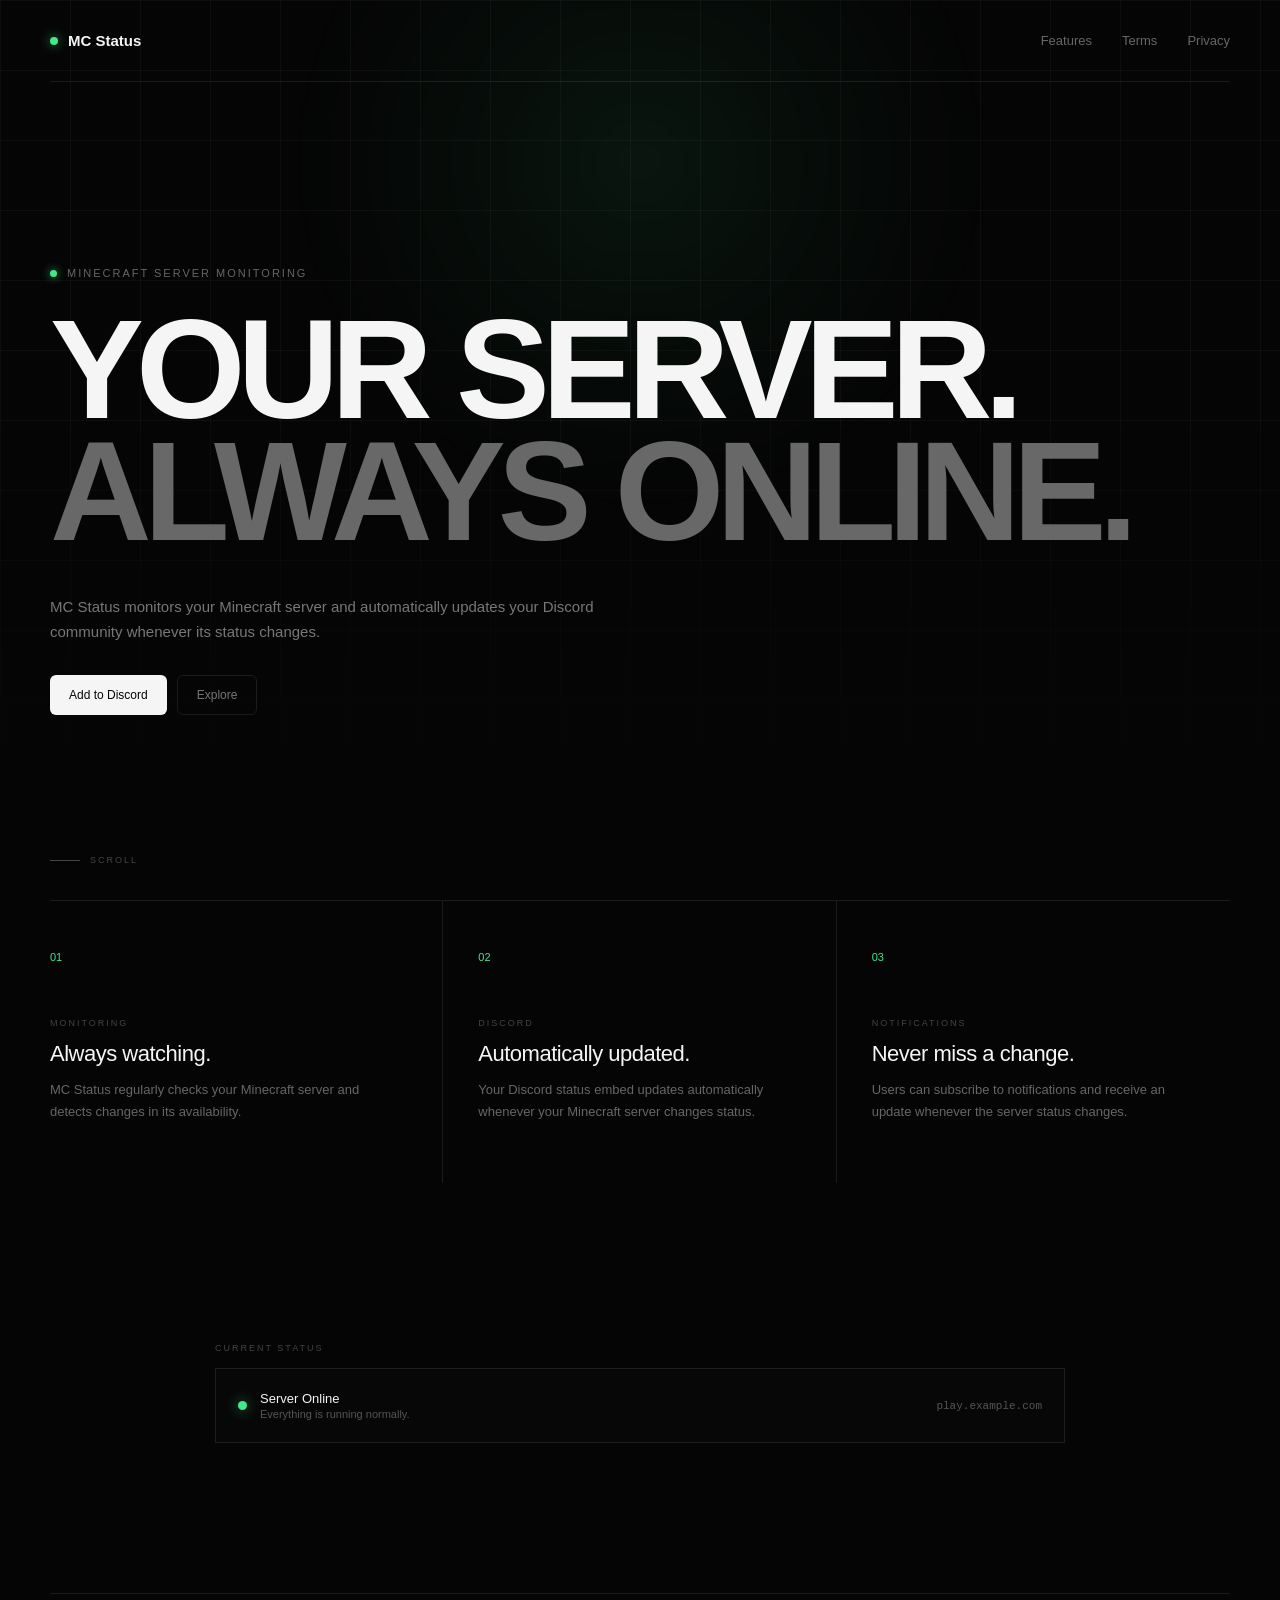
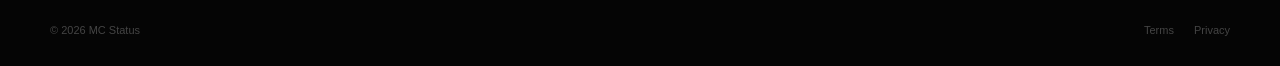
<file: index.html>
<!DOCTYPE html>
<html lang="en">
<head>
    <meta charset="UTF-8">
    <meta name="viewport" content="width=device-width, initial-scale=1.0">

    <title>MC Status</title>
    <meta
        name="description"
        content="MC Status monitors your Minecraft server and keeps your Discord community informed."
    >

    <link rel="stylesheet" href="style.css">
</head>

<body>

    <!-- Background -->
    <div class="grid"></div>
    <div class="glow"></div>


    <!-- Navigation -->
    <header class="navbar">

        <a href="index.html" class="logo">
            <span class="logo-dot"></span>
            MC Status
        </a>

        <nav>
            <a href="#features">Features</a>
            <a href="terms.html">Terms</a>
            <a href="privacy.html">Privacy</a>
        </nav>

    </header>


    <!-- HERO -->
    <main>

        <section class="hero">

            <div class="eyebrow">
                <span class="online-dot"></span>
                MINECRAFT SERVER MONITORING
            </div>


            <h1>
                YOUR SERVER.<br>
                <span>ALWAYS ONLINE.</span>
            </h1>


            <p class="hero-text">
                MC Status monitors your Minecraft server and automatically
                updates your Discord community whenever its status changes.
            </p>


            <div class="buttons">

                <a
                    href="https://discord.com/oauth2/authorize?client_id=1541809885518233616&permissions=0&scope=bot%20applications.commands"
                    target="_blank"
                    class="button button-primary"
                >
                    Add to Discord
                </a>

                <a href="#features" class="button button-secondary">
                    Explore
                </a>

            </div>


            <div class="scroll">
                <span></span>
                SCROLL
            </div>

        </section>


        <!-- FEATURES -->
        <section class="features" id="features">

            <div class="feature">

                <div class="feature-number">01</div>

                <div class="feature-content">

                    <div class="feature-label">
                        MONITORING
                    </div>

                    <h2>
                        Always watching.
                    </h2>

                    <p>
                        MC Status regularly checks your Minecraft server
                        and detects changes in its availability.
                    </p>

                </div>

            </div>


            <div class="feature">

                <div class="feature-number">02</div>

                <div class="feature-content">

                    <div class="feature-label">
                        DISCORD
                    </div>

                    <h2>
                        Automatically updated.
                    </h2>

                    <p>
                        Your Discord status embed updates automatically
                        whenever your Minecraft server changes status.
                    </p>

                </div>

            </div>


            <div class="feature">

                <div class="feature-number">03</div>

                <div class="feature-content">

                    <div class="feature-label">
                        NOTIFICATIONS
                    </div>

                    <h2>
                        Never miss a change.
                    </h2>

                    <p>
                        Users can subscribe to notifications and receive
                        an update whenever the server status changes.
                    </p>

                </div>

            </div>

        </section>


        <!-- STATUS -->
        <section class="status-section">

            <div class="status-heading">
                CURRENT STATUS
            </div>


            <div class="status-card">

                <div class="status-left">

                    <span class="large-status-dot"></span>

                    <div>
                        <div class="status-title">
                            Server Online
                        </div>

                        <div class="status-subtitle">
                            Everything is running normally.
                        </div>
                    </div>

                </div>


                <div class="server-ip">
                    play.example.com
                </div>

            </div>

        </section>

    </main>


    <!-- FOOTER -->
    <footer>

        <div>
            © 2026 MC Status
        </div>

        <div class="footer-links">
            <a href="terms.html">Terms</a>
            <a href="privacy.html">Privacy</a>
        </div>

    </footer>

</body>
</html>
</file>
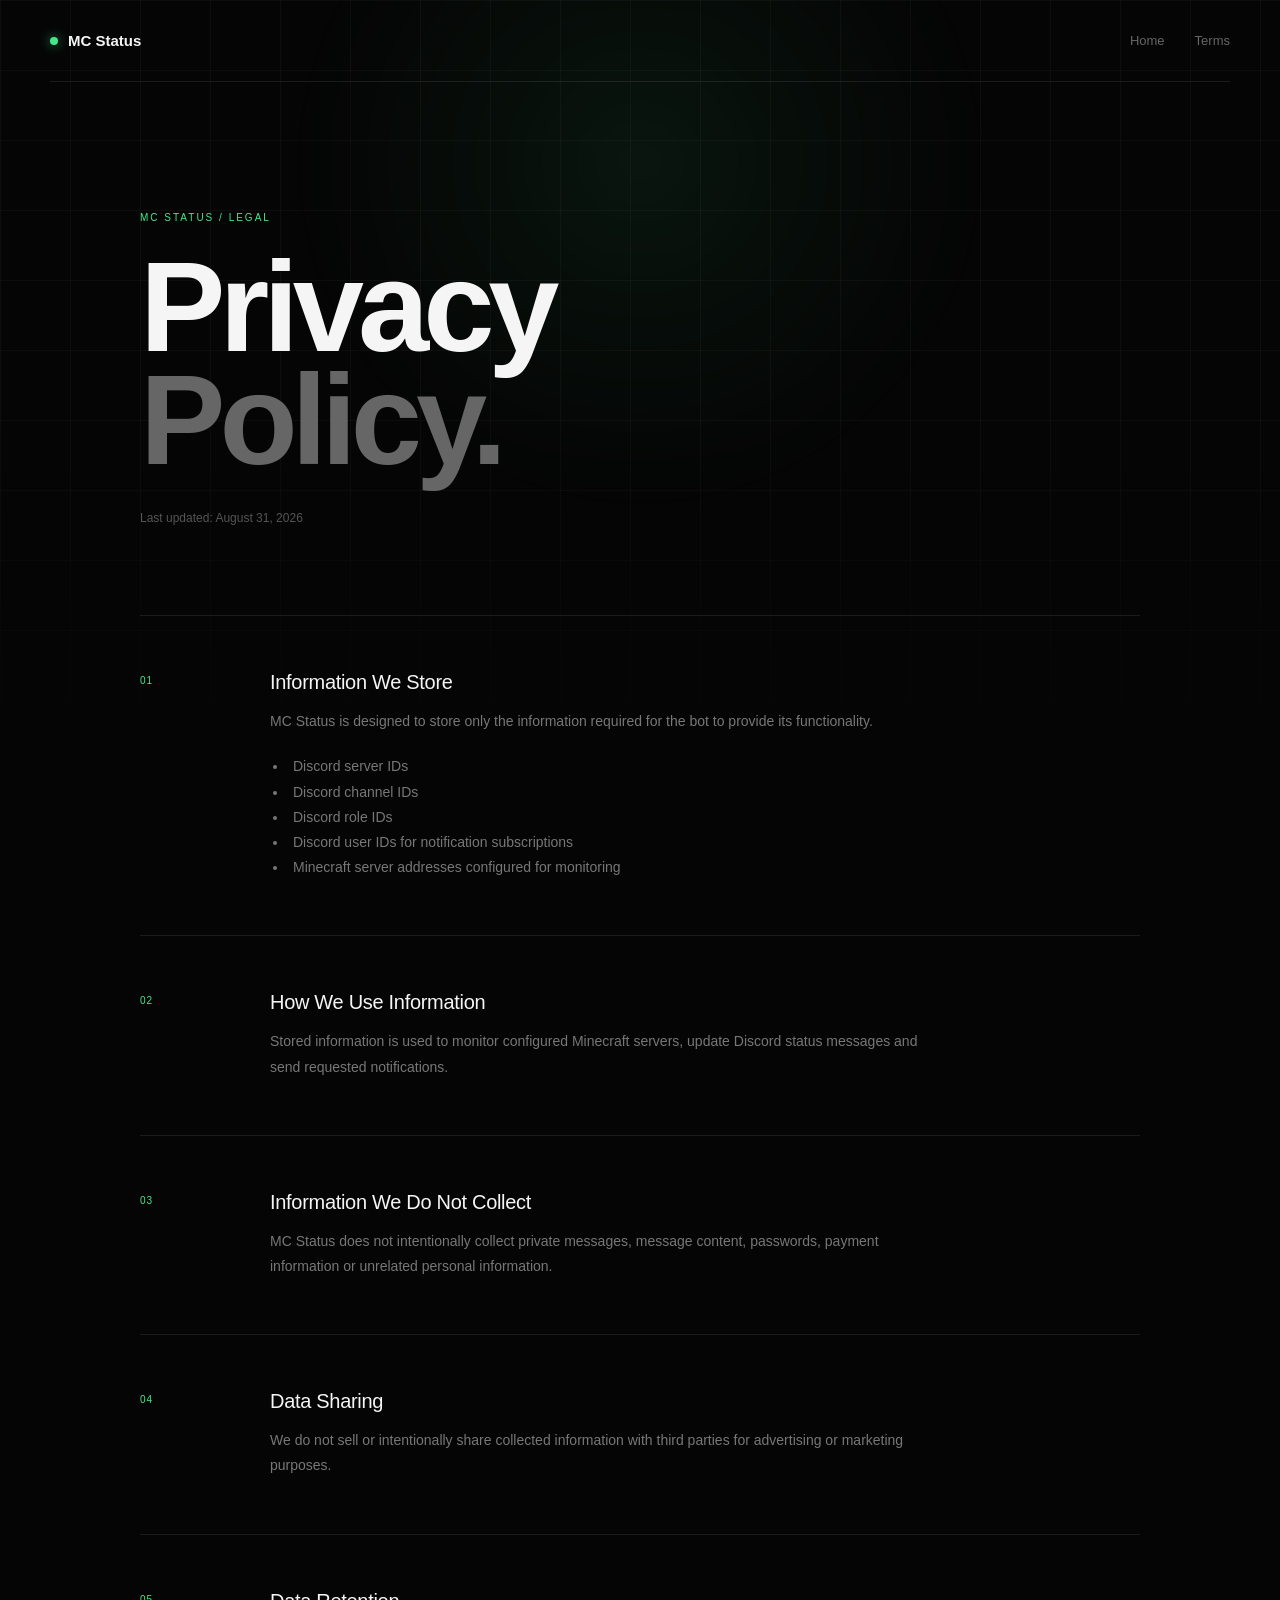
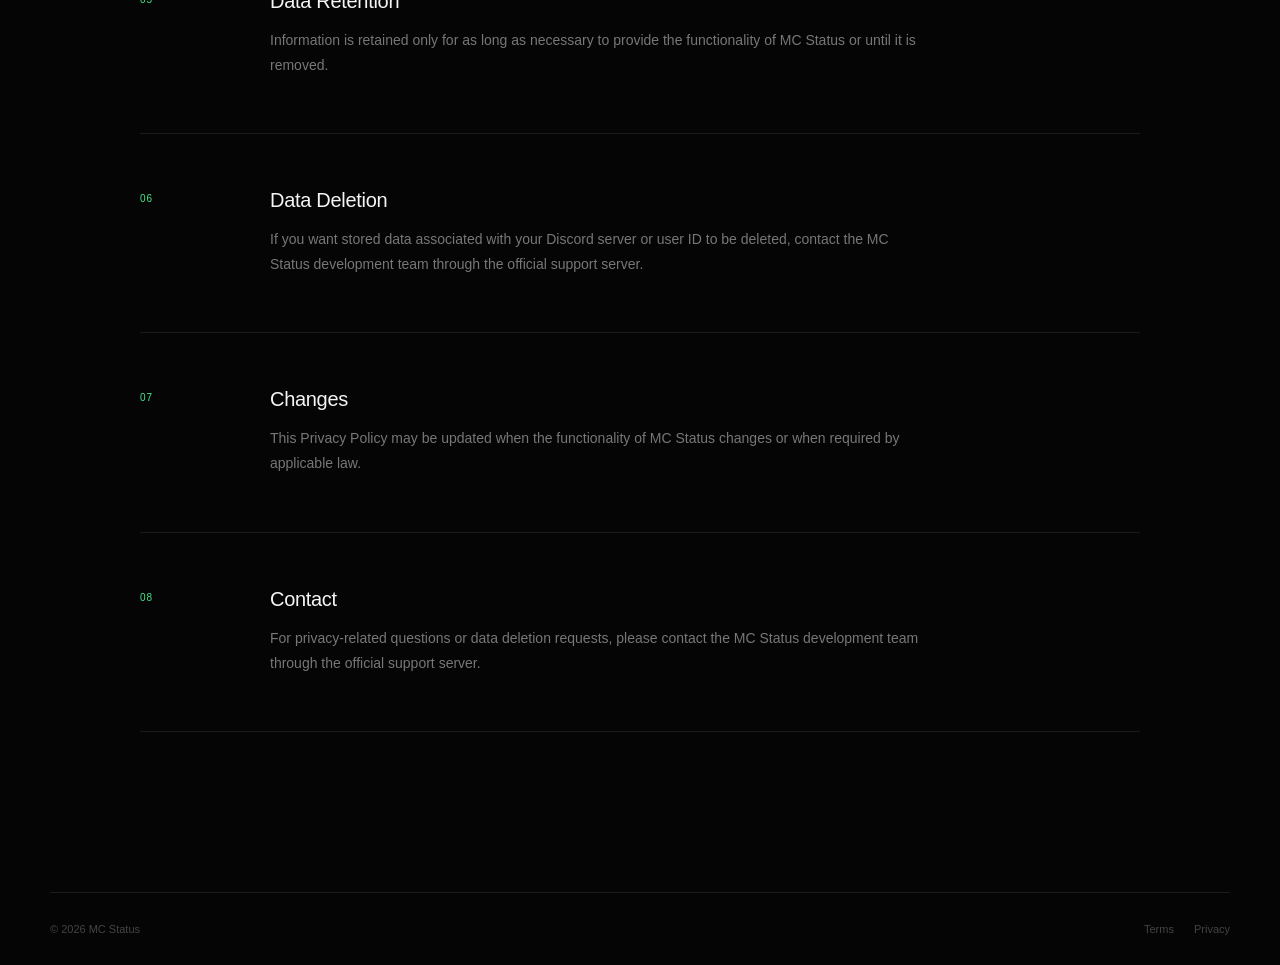
<file: privacy.html>
<!DOCTYPE html>
<html lang="en">
<head>
    <meta charset="UTF-8">
    <meta name="viewport" content="width=device-width, initial-scale=1.0">

    <title>Privacy Policy | MC Status</title>

    <link rel="stylesheet" href="style.css">
</head>

<body>

    <div class="grid"></div>
    <div class="glow"></div>


    <!-- NAVIGATION -->

    <header class="navbar">

        <a href="index.html" class="logo">
            <span class="logo-dot"></span>
            MC Status
        </a>

        <nav>
            <a href="index.html">Home</a>
            <a href="terms.html">Terms</a>
        </nav>

    </header>


    <!-- CONTENT -->

    <main class="legal">

        <div class="legal-intro">

            <div class="legal-eyebrow">
                MC STATUS / LEGAL
            </div>

            <h1>
                Privacy<br>
                <span>Policy.</span>
            </h1>

            <p>
                Last updated: August 31, 2026
            </p>

        </div>


        <div class="legal-content">

            <section>
                <span class="section-number">01</span>

                <div>
                    <h2>Information We Store</h2>

                    <p>
                        MC Status is designed to store only the information
                        required for the bot to provide its functionality.
                    </p>

                    <ul>
                        <li>Discord server IDs</li>
                        <li>Discord channel IDs</li>
                        <li>Discord role IDs</li>
                        <li>Discord user IDs for notification subscriptions</li>
                        <li>Minecraft server addresses configured for monitoring</li>
                    </ul>
                </div>
            </section>


            <section>
                <span class="section-number">02</span>

                <div>
                    <h2>How We Use Information</h2>

                    <p>
                        Stored information is used to monitor configured
                        Minecraft servers, update Discord status messages
                        and send requested notifications.
                    </p>
                </div>
            </section>


            <section>
                <span class="section-number">03</span>

                <div>
                    <h2>Information We Do Not Collect</h2>

                    <p>
                        MC Status does not intentionally collect private
                        messages, message content, passwords, payment
                        information or unrelated personal information.
                    </p>
                </div>
            </section>


            <section>
                <span class="section-number">04</span>

                <div>
                    <h2>Data Sharing</h2>

                    <p>
                        We do not sell or intentionally share collected
                        information with third parties for advertising
                        or marketing purposes.
                    </p>
                </div>
            </section>


            <section>
                <span class="section-number">05</span>

                <div>
                    <h2>Data Retention</h2>

                    <p>
                        Information is retained only for as long as necessary
                        to provide the functionality of MC Status or until
                        it is removed.
                    </p>
                </div>
            </section>


            <section>
                <span class="section-number">06</span>

                <div>
                    <h2>Data Deletion</h2>

                    <p>
                        If you want stored data associated with your Discord
                        server or user ID to be deleted, contact the MC Status
                        development team through the official support server.
                    </p>
                </div>
            </section>


            <section>
                <span class="section-number">07</span>

                <div>
                    <h2>Changes</h2>

                    <p>
                        This Privacy Policy may be updated when the
                        functionality of MC Status changes or when
                        required by applicable law.
                    </p>
                </div>
            </section>


            <section>
                <span class="section-number">08</span>

                <div>
                    <h2>Contact</h2>

                    <p>
                        For privacy-related questions or data deletion
                        requests, please contact the MC Status development
                        team through the official support server.
                    </p>
                </div>
            </section>

        </div>

    </main>


    <!-- FOOTER -->

    <footer>

        <span>© 2026 MC Status</span>

        <div class="footer-links">
            <a href="terms.html">Terms</a>
            <a href="privacy.html">Privacy</a>
        </div>

    </footer>

</body>
</html>
</file>
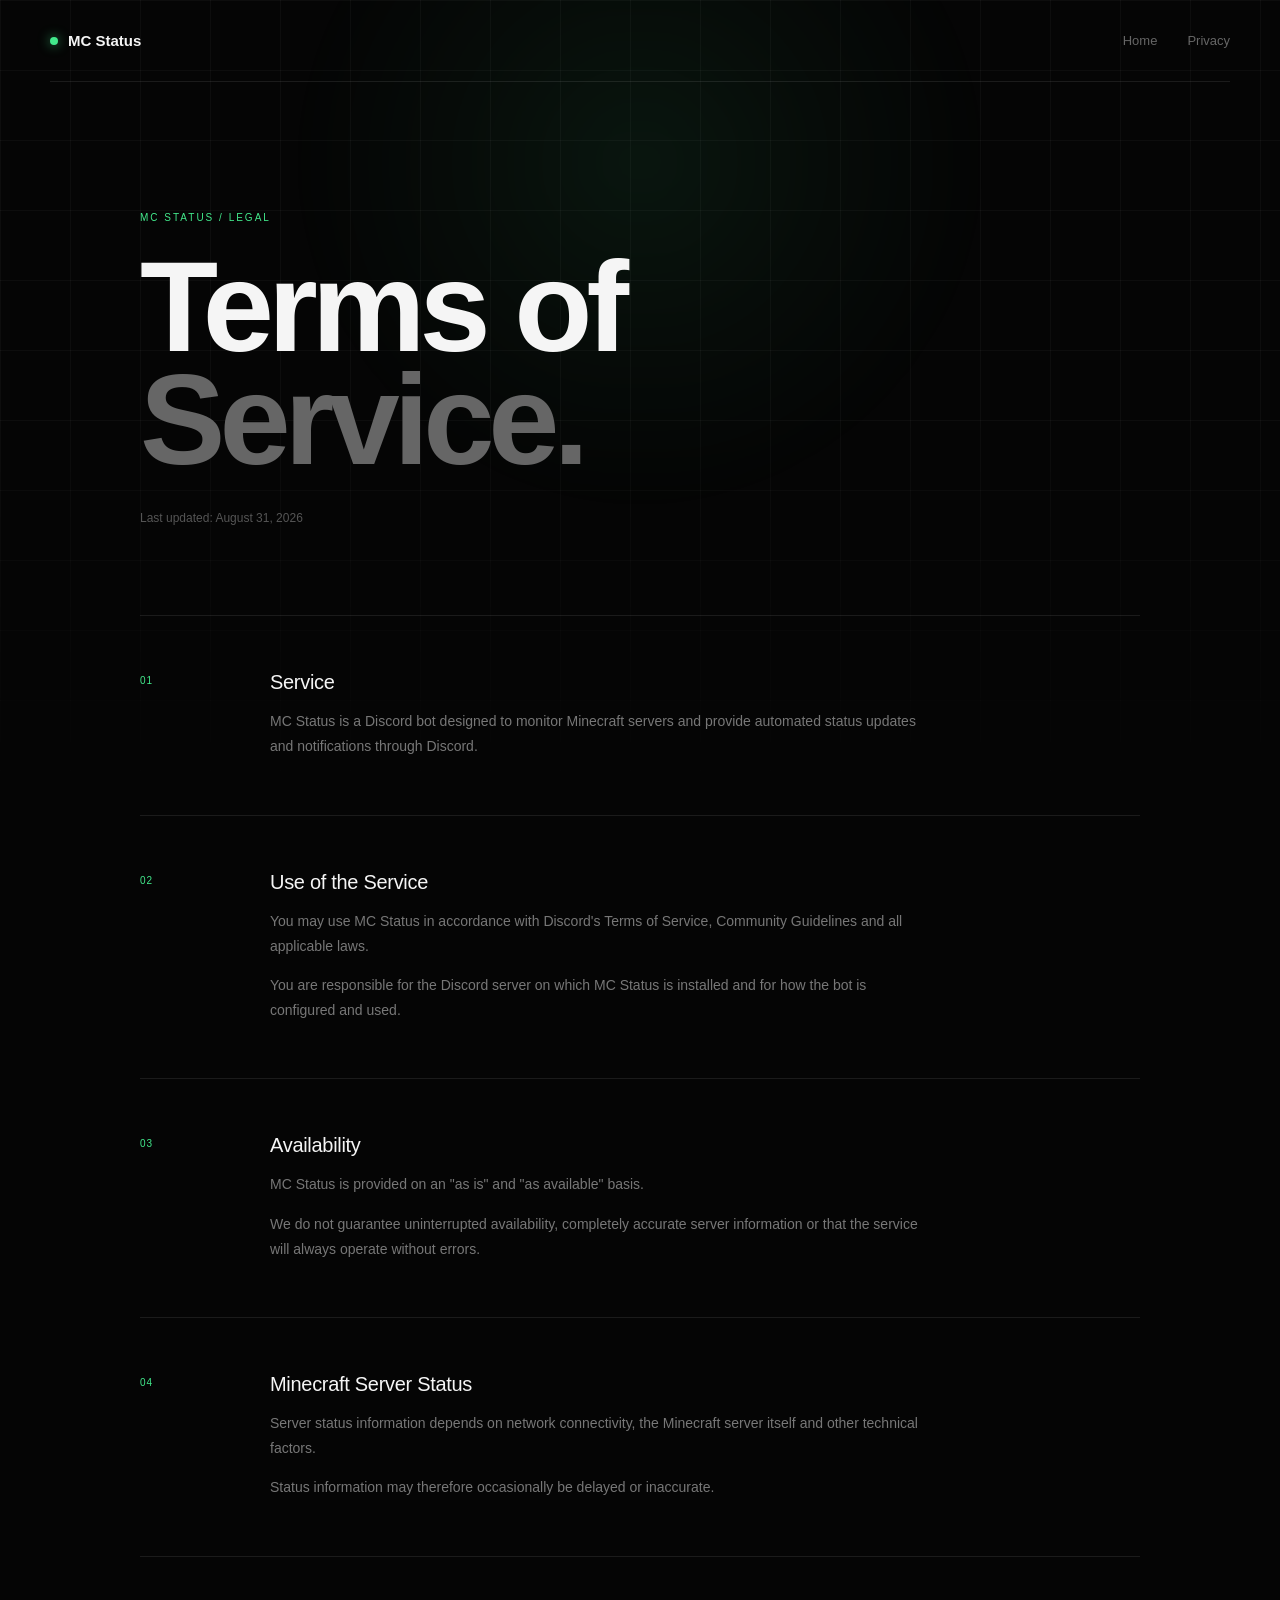
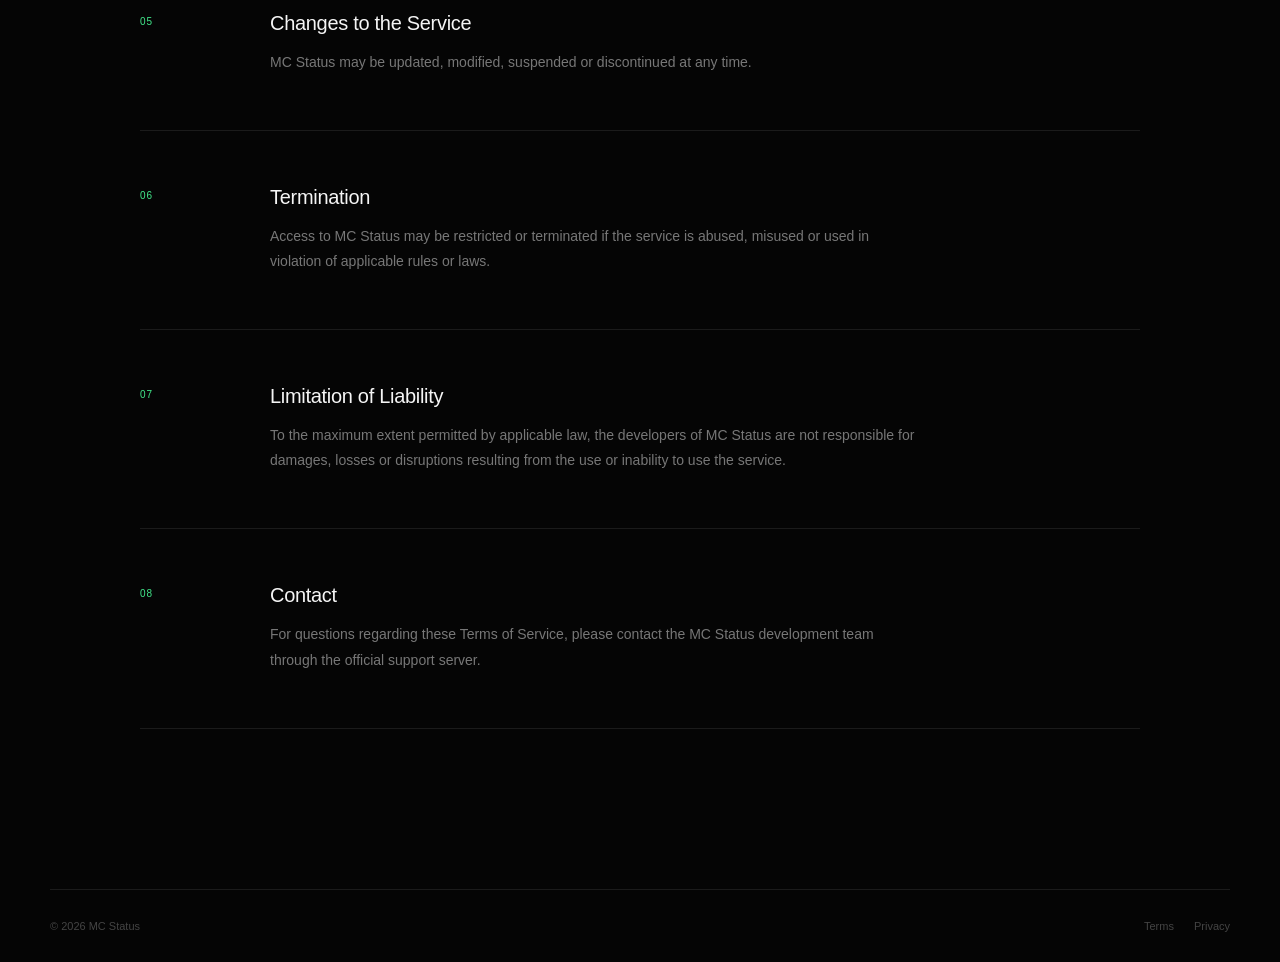
<file: terms.html>
<!DOCTYPE html>
<html lang="en">
<head>
    <meta charset="UTF-8">
    <meta name="viewport" content="width=device-width, initial-scale=1.0">

    <title>Terms of Service | MC Status</title>

    <link rel="stylesheet" href="style.css">
</head>

<body>

    <div class="grid"></div>
    <div class="glow"></div>


    <!-- NAVIGATION -->

    <header class="navbar">

        <a href="index.html" class="logo">
            <span class="logo-dot"></span>
            MC Status
        </a>

        <nav>
            <a href="index.html">Home</a>
            <a href="privacy.html">Privacy</a>
        </nav>

    </header>


    <!-- CONTENT -->

    <main class="legal">

        <div class="legal-intro">

            <div class="legal-eyebrow">
                MC STATUS / LEGAL
            </div>

            <h1>
                Terms of<br>
                <span>Service.</span>
            </h1>

            <p>
                Last updated: August 31, 2026
            </p>

        </div>


        <div class="legal-content">

            <section>
                <span class="section-number">01</span>

                <div>
                    <h2>Service</h2>

                    <p>
                        MC Status is a Discord bot designed to monitor
                        Minecraft servers and provide automated status
                        updates and notifications through Discord.
                    </p>
                </div>
            </section>


            <section>
                <span class="section-number">02</span>

                <div>
                    <h2>Use of the Service</h2>

                    <p>
                        You may use MC Status in accordance with Discord's
                        Terms of Service, Community Guidelines and all
                        applicable laws.
                    </p>

                    <p>
                        You are responsible for the Discord server on which
                        MC Status is installed and for how the bot is
                        configured and used.
                    </p>
                </div>
            </section>


            <section>
                <span class="section-number">03</span>

                <div>
                    <h2>Availability</h2>

                    <p>
                        MC Status is provided on an "as is" and
                        "as available" basis.
                    </p>

                    <p>
                        We do not guarantee uninterrupted availability,
                        completely accurate server information or that
                        the service will always operate without errors.
                    </p>
                </div>
            </section>


            <section>
                <span class="section-number">04</span>

                <div>
                    <h2>Minecraft Server Status</h2>

                    <p>
                        Server status information depends on network
                        connectivity, the Minecraft server itself and
                        other technical factors.
                    </p>

                    <p>
                        Status information may therefore occasionally
                        be delayed or inaccurate.
                    </p>
                </div>
            </section>


            <section>
                <span class="section-number">05</span>

                <div>
                    <h2>Changes to the Service</h2>

                    <p>
                        MC Status may be updated, modified, suspended
                        or discontinued at any time.
                    </p>
                </div>
            </section>


            <section>
                <span class="section-number">06</span>

                <div>
                    <h2>Termination</h2>

                    <p>
                        Access to MC Status may be restricted or terminated
                        if the service is abused, misused or used in
                        violation of applicable rules or laws.
                    </p>
                </div>
            </section>


            <section>
                <span class="section-number">07</span>

                <div>
                    <h2>Limitation of Liability</h2>

                    <p>
                        To the maximum extent permitted by applicable law,
                        the developers of MC Status are not responsible for
                        damages, losses or disruptions resulting from the
                        use or inability to use the service.
                    </p>
                </div>
            </section>


            <section>
                <span class="section-number">08</span>

                <div>
                    <h2>Contact</h2>

                    <p>
                        For questions regarding these Terms of Service,
                        please contact the MC Status development team
                        through the official support server.
                    </p>
                </div>
            </section>

        </div>

    </main>


    <!-- FOOTER -->

    <footer>

        <span>© 2026 MC Status</span>

        <div class="footer-links">
            <a href="terms.html">Terms</a>
            <a href="privacy.html">Privacy</a>
        </div>

    </footer>

</body>
</html>
</file>
<file: style.css>
/* =========================================
   MC STATUS
   MAIN STYLESHEET
========================================= */


/* =========================================
   RESET
========================================= */

* {
    margin: 0;
    padding: 0;
    box-sizing: border-box;
}

:root {
    --black: #050505;
    --white: #f5f5f5;
    --gray: #777;
    --dark-gray: #444;
    --green: #42e88b;
    --border: rgba(255, 255, 255, 0.09);
}

html {
    scroll-behavior: smooth;
}

body {
    background: var(--black);
    color: var(--white);

    font-family:
        Inter,
        -apple-system,
        BlinkMacSystemFont,
        "Segoe UI",
        Arial,
        sans-serif;

    min-height: 100vh;
    overflow-x: hidden;
}


/* =========================================
   BACKGROUND GRID
========================================= */

.grid {
    position: fixed;

    inset: 0;

    z-index: -5;

    background-image:
        linear-gradient(
            rgba(255, 255, 255, 0.035) 1px,
            transparent 1px
        ),
        linear-gradient(
            90deg,
            rgba(255, 255, 255, 0.035) 1px,
            transparent 1px
        );

    background-size: 70px 70px;

    mask-image: linear-gradient(
        to bottom,
        black 0%,
        black 45%,
        transparent 90%
    );

    -webkit-mask-image: linear-gradient(
        to bottom,
        black 0%,
        black 45%,
        transparent 90%
    );

    pointer-events: none;

    animation: gridMove 30s linear infinite;
}


/* =========================================
   GREEN GLOW
========================================= */

.glow {
    position: fixed;

    width: 700px;
    height: 700px;

    top: 18%;
    left: 50%;

    transform: translate(-50%, -50%);

    background: radial-gradient(
        circle,
        rgba(66, 232, 139, 0.08) 0%,
        rgba(66, 232, 139, 0.035) 35%,
        transparent 70%
    );

    filter: blur(20px);

    pointer-events: none;

    z-index: -4;

    animation: glowMove 10s ease-in-out infinite alternate;
}


/* =========================================
   NAVIGATION
========================================= */

.navbar {
    width: min(1180px, calc(100% - 60px));

    height: 82px;

    margin: 0 auto;

    display: flex;

    align-items: center;
    justify-content: space-between;

    border-bottom: 1px solid var(--border);

    animation: fadeDown 0.8s ease both;
}


/* Logo */

.logo {
    display: flex;

    align-items: center;

    gap: 10px;

    color: var(--white);

    text-decoration: none;

    font-size: 15px;

    font-weight: 600;
}

.logo-dot {
    width: 8px;
    height: 8px;

    background: var(--green);

    border-radius: 50%;

    box-shadow:
        0 0 12px rgba(66, 232, 139, 0.7);
}


/* Navigation Links */

.navbar nav {
    display: flex;

    align-items: center;

    gap: 30px;
}

.navbar nav a {
    color: #666;

    text-decoration: none;

    font-size: 13px;

    transition:
        color 0.25s ease,
        transform 0.25s ease;
}

.navbar nav a:hover {
    color: var(--white);

    transform: translateY(-1px);
}


/* =========================================
   HERO
========================================= */

.hero {
    width: min(1180px, calc(100% - 60px));

    min-height: calc(100vh - 82px);

    margin: 0 auto;

    padding: 100px 0;

    display: flex;

    flex-direction: column;

    justify-content: center;

    position: relative;
}


/* Small Label */

.eyebrow {
    display: flex;

    align-items: center;

    gap: 10px;

    color: #666;

    font-size: 11px;

    letter-spacing: 2px;

    margin-bottom: 30px;

    animation: fadeUp 0.8s ease 0.1s both;
}


/* Green Status Dot */

.online-dot {
    width: 7px;
    height: 7px;

    flex-shrink: 0;

    border-radius: 50%;

    background: var(--green);

    box-shadow:
        0 0 10px rgba(66, 232, 139, 0.8);

    animation: pulse 2s infinite;
}


/* Main Headline */

.hero h1 {
    font-size: clamp(75px, 11vw, 165px);

    font-weight: 600;

    line-height: 0.86;

    letter-spacing: -8px;

    max-width: 1150px;

    animation: heroReveal 1s ease 0.15s both;
}


/* Second Line */

.hero h1 span {
    color: #686868;
}


/* Hero Description */

.hero-text {
    max-width: 560px;

    margin-top: 42px;

    color: #777;

    font-size: 15px;

    line-height: 1.7;

    animation: fadeUp 0.8s ease 0.35s both;
}


/* =========================================
   BUTTONS
========================================= */

.buttons {
    display: flex;

    gap: 10px;

    margin-top: 30px;

    animation: fadeUp 0.8s ease 0.45s both;
}

.button {
    display: inline-flex;

    align-items: center;
    justify-content: center;

    padding: 12px 19px;

    border-radius: 6px;

    font-size: 12px;

    text-decoration: none;

    transition:
        transform 0.25s ease,
        background 0.25s ease,
        border-color 0.25s ease,
        color 0.25s ease,
        box-shadow 0.25s ease;
}


/* Primary Button */

.button-primary {
    background: var(--white);

    color: #050505;
}

.button-primary:hover {
    background: var(--green);

    transform: translateY(-3px);

    box-shadow:
        0 10px 35px rgba(66, 232, 139, 0.12);
}


/* Secondary Button */

.button-secondary {
    border: 1px solid var(--border);

    color: #777;

    background: transparent;
}

.button-secondary:hover {
    border-color: #444;

    color: var(--white);

    transform: translateY(-3px);
}


/* =========================================
   SCROLL INDICATOR
========================================= */

.scroll {
    position: absolute;

    bottom: 35px;
    left: 0;

    display: flex;

    align-items: center;

    gap: 10px;

    color: #444;

    font-size: 9px;

    letter-spacing: 2px;

    animation: fadeUp 1s ease 1s both;
}

.scroll span {
    width: 30px;
    height: 1px;

    background: #444;
}


/* =========================================
   FEATURES
========================================= */

.features {
    width: min(1180px, calc(100% - 60px));

    margin: 0 auto;

    display: grid;

    grid-template-columns:
        repeat(3, minmax(0, 1fr));

    border-top: 1px solid var(--border);
}


/* Individual Feature */

.feature {
    min-width: 0;

    padding: 50px 35px 60px;

    border-right: 1px solid var(--border);

    transition:
        background 0.3s ease,
        transform 0.3s ease;
}

.feature:first-child {
    padding-left: 0;
}

.feature:last-child {
    border-right: none;
}


/* Hover */

.feature:hover {
    background: rgba(255, 255, 255, 0.012);

    transform: translateY(-3px);
}


/* Feature Number */

.feature-number {
    color: var(--green);

    font-size: 11px;

    margin-bottom: 55px;
}


/* Feature Label */

.feature-label {
    color: #444;

    font-size: 9px;

    letter-spacing: 2px;

    margin-bottom: 13px;
}


/* Feature Title */

.feature h2 {
    font-size: 22px;

    font-weight: 500;

    letter-spacing: -0.5px;

    margin-bottom: 12px;
}


/* Feature Description */

.feature p {
    max-width: 310px;

    color: #666;

    font-size: 13px;

    line-height: 1.7;
}


/* =========================================
   STATUS SECTION
========================================= */

.status-section {
    width: min(850px, calc(100% - 60px));

    margin: 160px auto 150px;
}


/* Status Label */

.status-heading {
    color: #444;

    font-size: 9px;

    letter-spacing: 2px;

    margin-bottom: 15px;
}


/* Status Card */

.status-card {
    width: 100%;

    min-height: 75px;

    padding: 20px 22px;

    display: flex;

    align-items: center;
    justify-content: space-between;

    border: 1px solid var(--border);

    background: rgba(255, 255, 255, 0.012);

    transition:
        border-color 0.3s ease,
        transform 0.3s ease;
}

.status-card:hover {
    border-color: rgba(66, 232, 139, 0.25);

    transform: translateY(-3px);
}


/* Status Left */

.status-left {
    display: flex;

    align-items: center;

    gap: 13px;
}


/* Large Status Dot */

.large-status-dot {
    width: 9px;
    height: 9px;

    flex-shrink: 0;

    border-radius: 50%;

    background: var(--green);

    box-shadow:
        0 0 14px rgba(66, 232, 139, 0.6);
}


/* Status Title */

.status-title {
    font-size: 13px;

    font-weight: 500;
}


/* Status Subtitle */

.status-subtitle {
    margin-top: 2px;

    color: #555;

    font-size: 11px;
}


/* Server IP */

.server-ip {
    color: #555;

    font-family: monospace;

    font-size: 11px;
}


/* =========================================
   FOOTER
========================================= */

footer {
    width: min(1180px, calc(100% - 60px));

    margin: 0 auto;

    padding: 30px 0;

    border-top: 1px solid var(--border);

    display: flex;

    align-items: center;

    justify-content: space-between;

    color: #444;

    font-size: 11px;
}

.footer-links {
    display: flex;

    gap: 20px;
}

.footer-links a {
    color: #444;

    text-decoration: none;

    transition: color 0.2s ease;
}

.footer-links a:hover {
    color: var(--white);
}


/* =========================================
   LEGAL PAGES
========================================= */

.legal {
    width: min(1000px, calc(100% - 60px));

    margin: 0 auto;

    padding: 130px 0 160px;
}


/* Legal Header */

.legal-intro {
    padding-bottom: 90px;

    border-bottom: 1px solid var(--border);
}


/* Legal Eyebrow */

.legal-eyebrow {
    color: var(--green);

    font-size: 10px;

    letter-spacing: 2px;

    margin-bottom: 28px;
}


/* Legal Main Heading */

.legal-intro h1 {
    font-size: clamp(70px, 10vw, 130px);

    line-height: 0.88;

    letter-spacing: -6px;

    font-weight: 600;
}


/* Second Line */

.legal-intro h1 span {
    color: #666;
}


/* Updated Date */

.legal-intro p {
    color: #555;

    font-size: 12px;

    margin-top: 35px;
}


/* Legal Content */

.legal-content {
    width: 100%;
}


/* Legal Sections */

.legal-content section {
    display: grid;

    grid-template-columns: 100px minmax(0, 650px);

    gap: 30px;

    padding: 55px 0;

    border-bottom: 1px solid var(--border);

    transition:
        background 0.3s ease,
        padding-left 0.3s ease;
}

.legal-content section:hover {
    padding-left: 8px;
}


/* Section Number */

.section-number {
    color: var(--green);

    font-size: 10px;

    letter-spacing: 1px;

    padding-top: 4px;
}


/* Legal Heading */

.legal-content h2 {
    font-size: 20px;

    font-weight: 500;

    letter-spacing: -0.3px;

    margin-bottom: 15px;
}


/* Legal Paragraph */

.legal-content p {
    max-width: 650px;

    color: #777;

    font-size: 14px;

    line-height: 1.8;

    margin-bottom: 14px;
}

.legal-content p:last-child {
    margin-bottom: 0;
}


/* Legal List */

.legal-content ul {
    max-width: 650px;

    margin-top: 20px;

    padding-left: 18px;
}

.legal-content li {
    color: #777;

    font-size: 14px;

    line-height: 1.8;

    padding-left: 5px;
}


/* =========================================
   ANIMATIONS
========================================= */


/* Fade Up */

@keyframes fadeUp {

    from {
        opacity: 0;

        transform:
            translateY(20px);
    }

    to {
        opacity: 1;

        transform:
            translateY(0);
    }

}


/* Fade Down */

@keyframes fadeDown {

    from {
        opacity: 0;

        transform:
            translateY(-15px);
    }

    to {
        opacity: 1;

        transform:
            translateY(0);
    }

}


/* Hero Reveal */

@keyframes heroReveal {

    from {
        opacity: 0;

        transform:
            translateY(35px);

        filter: blur(8px);
    }

    to {
        opacity: 1;

        transform:
            translateY(0);

        filter: blur(0);
    }

}


/* Green Pulse */

@keyframes pulse {

    0% {
        box-shadow:
            0 0 0 0
            rgba(66, 232, 139, 0.5);
    }

    70% {
        box-shadow:
            0 0 0 8px
            rgba(66, 232, 139, 0);
    }

    100% {
        box-shadow:
            0 0 0 0
            rgba(66, 232, 139, 0);
    }

}


/* Grid Movement */

@keyframes gridMove {

    from {
        background-position:
            0 0;
    }

    to {
        background-position:
            70px 70px;
    }

}


/* Glow Movement */

@keyframes glowMove {

    from {
        transform:
            translate(-50%, -50%)
            scale(1);
    }

    to {
        transform:
            translate(-50%, -45%)
            scale(1.15);
    }

}


/* =========================================
   TABLET
========================================= */

@media (max-width: 800px) {

    .navbar {
        width:
            calc(100% - 40px);
    }


    .navbar nav {
        gap: 15px;
    }


    .navbar nav a {
        font-size: 11px;
    }


    .hero {
        width:
            calc(100% - 40px);

        min-height: 90vh;
    }


    .hero h1 {
        font-size: 65px;

        letter-spacing: -4px;
    }


    .hero-text {
        font-size: 14px;
    }


    .features {
        width:
            calc(100% - 40px);

        grid-template-columns: 1fr;
    }


    .feature,
    .feature:first-child {

        padding: 40px 0;

        border-right: none;

        border-bottom:
            1px solid var(--border);
    }


    .feature:last-child {
        border-bottom: none;
    }


    .status-section {
        width:
            calc(100% - 40px);

        margin-top: 100px;

        margin-bottom: 100px;
    }


    .server-ip {
        display: none;
    }


    footer {
        width:
            calc(100% - 40px);

        flex-direction: column;

        align-items: flex-start;

        gap: 15px;
    }


    /* Legal */

    .legal {
        width:
            calc(100% - 40px);

        padding:
            90px 0 100px;
    }


    .legal-intro {
        padding-bottom: 60px;
    }


    .legal-intro h1 {
        font-size: 62px;

        letter-spacing: -4px;
    }


    .legal-content section {
        grid-template-columns:
            45px minmax(0, 1fr);

        gap: 10px;

        padding: 40px 0;
    }


    .legal-content h2 {
        font-size: 18px;
    }


    .legal-content p,
    .legal-content li {
        font-size: 13px;
    }

}


/* =========================================
   MOBILE
========================================= */

@media (max-width: 500px) {

    .navbar {
        height: 70px;
    }


    .navbar nav a:first-child {
        display: none;
    }


    .hero {
        padding:
            80px 0;
    }


    .hero h1 {
        font-size: 52px;

        letter-spacing: -3px;

        line-height: 0.9;
    }


    .hero-text {
        font-size: 14px;
    }


    .buttons {
        flex-direction: column;

        width: 170px;
    }


    .button {
        width: 100%;
    }


    .scroll {
        display: none;
    }


    .feature h2 {
        font-size: 20px;
    }


    .status-card {
        padding: 18px;
    }


    /* Legal */

    .legal-intro h1 {
        font-size: 52px;

        letter-spacing: -3px;
    }


    .legal-content section {
        grid-template-columns:
            35px minmax(0, 1fr);
    }


    .legal-content h2 {
        font-size: 17px;
    }


    .legal-content p,
    .legal-content li {
        font-size: 13px;

        line-height: 1.7;
    }


    footer {
        padding:
            25px 0;
    }

}
</file>
